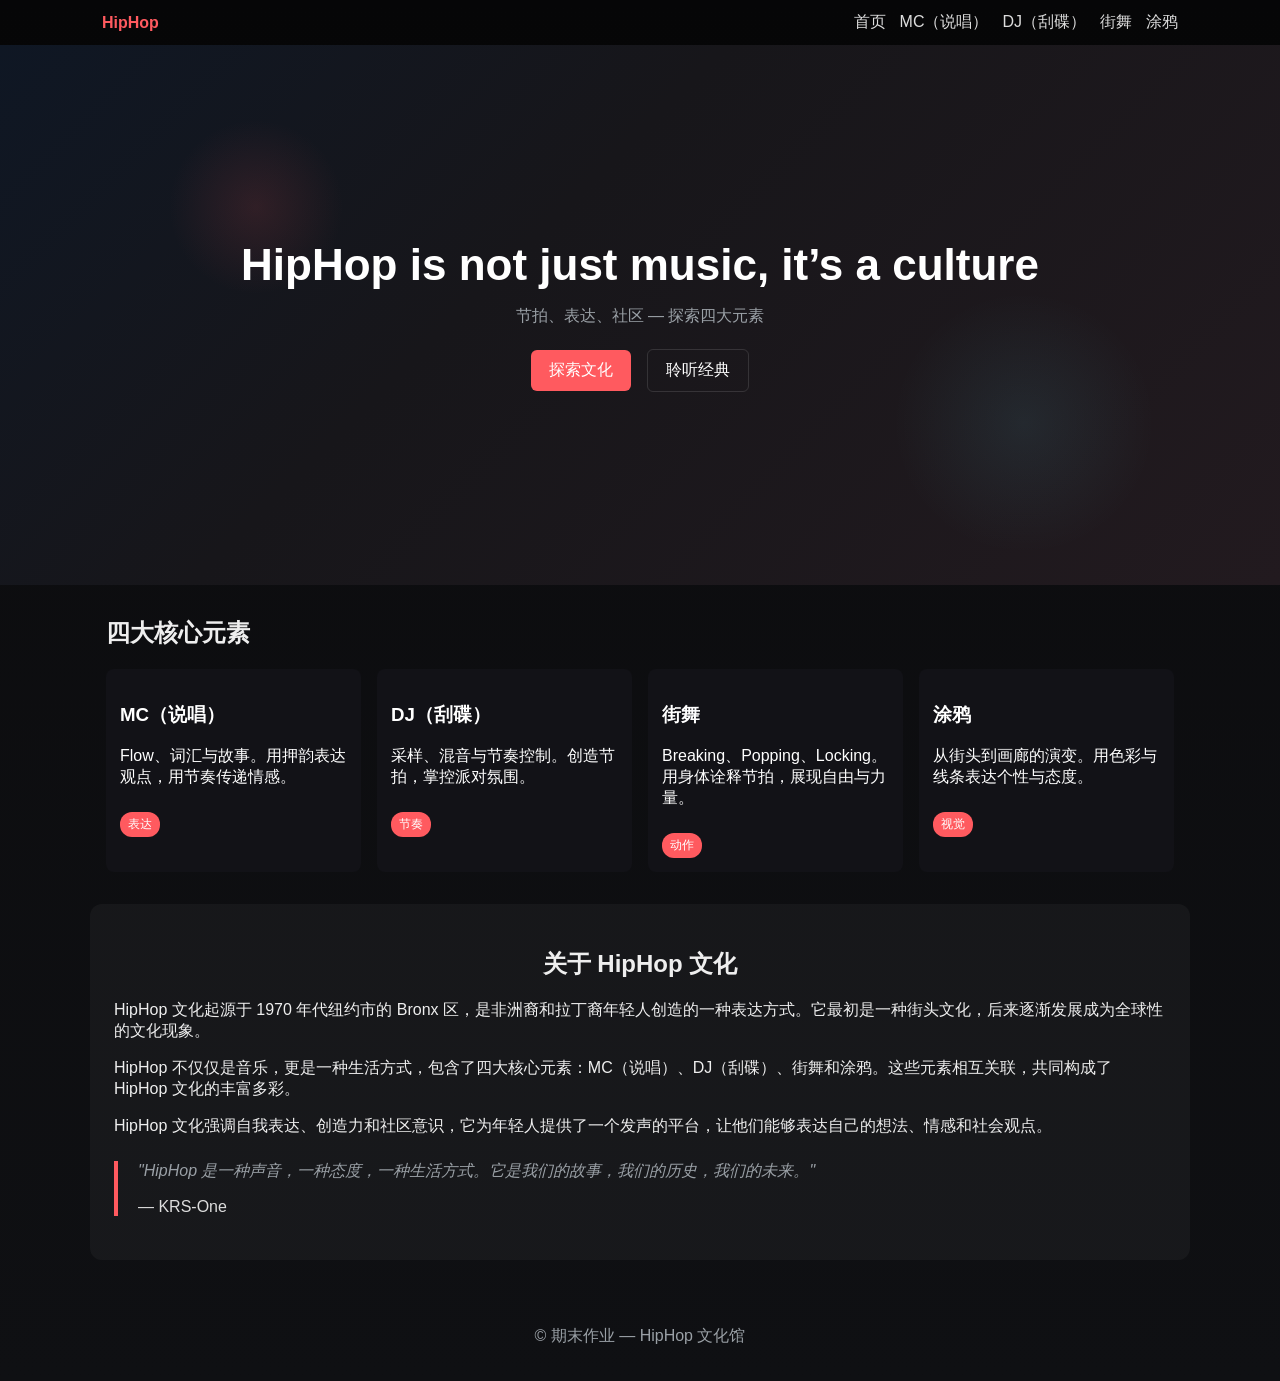
<file: index.html>
<!doctype html>
<html lang="zh-CN">
<head>
  <meta charset="utf-8">
  <meta name="viewport" content="width=device-width, initial-scale=1">
  <title>HipHop 文化馆</title>
  <link rel="stylesheet" href="css/style.css">
</head>
<body>
  <header class="site-header">
    <nav class="nav">
      <a class="logo" href="index.html">HipHop</a>
      <button id="nav-toggle" class="nav-toggle">☰</button>
      <ul class="nav-list" id="nav-list">
        <li><a href="index.html">首页</a></li>
        <li><a href="mc.html">MC（说唱）</a></li>
        <li><a href="dj.html">DJ（刮碟）</a></li>
        <li><a href="dance.html">街舞</a></li>
        <li><a href="graffiti.html">涂鸦</a></li>
      </ul>
    </nav>
  </header>

  <main>
    <section class="hero">
      <div class="hero-decor"></div>
      <div class="hero-overlay">
        <h1>HipHop is not just music, it’s a culture</h1>
        <p class="slogan">节拍、表达、社区 — 探索四大元素</p>
        <div class="hero-cta">
          <a class="btn" href="mc.html">探索文化</a>
          <a class="btn ghost" href="dj.html">聆听经典</a>
        </div>
      </div>
    </section>

    <section class="overview">
      <h2>四大核心元素</h2>
      <div class="grid">
        <a class="card" href="mc.html"><h3>MC（说唱）</h3><p>Flow、词汇与故事。用押韵表达观点，用节奏传递情感。</p><span class="tag">表达</span></a>
        <a class="card" href="dj.html"><h3>DJ（刮碟）</h3><p>采样、混音与节奏控制。创造节拍，掌控派对氛围。</p><span class="tag">节奏</span></a>
        <a class="card" href="dance.html"><h3>街舞</h3><p>Breaking、Popping、Locking。用身体诠释节拍，展现自由与力量。</p><span class="tag">动作</span></a>
        <a class="card" href="graffiti.html"><h3>涂鸦</h3><p>从街头到画廊的演变。用色彩与线条表达个性与态度。</p><span class="tag">视觉</span></a>
      </div>
    </section>

    <section class="about">
      <h2>关于 HipHop 文化</h2>
      <div class="about-content">
        <p>HipHop 文化起源于 1970 年代纽约市的 Bronx 区，是非洲裔和拉丁裔年轻人创造的一种表达方式。它最初是一种街头文化，后来逐渐发展成为全球性的文化现象。</p>
        <p>HipHop 不仅仅是音乐，更是一种生活方式，包含了四大核心元素：MC（说唱）、DJ（刮碟）、街舞和涂鸦。这些元素相互关联，共同构成了 HipHop 文化的丰富多彩。</p>
        <p>HipHop 文化强调自我表达、创造力和社区意识，它为年轻人提供了一个发声的平台，让他们能够表达自己的想法、情感和社会观点。</p>
      </div>
      <blockquote class="quote">
        <p>"HipHop 是一种声音，一种态度，一种生活方式。它是我们的故事，我们的历史，我们的未来。"</p>
        <cite>— KRS-One</cite>
      </blockquote>
    </section>
  </main>

  <footer class="site-foot">
    <p>© 期末作业 — HipHop 文化馆</p>
  </footer>

  <script src="js/main.js"></script>
</body>
</html>
</file>
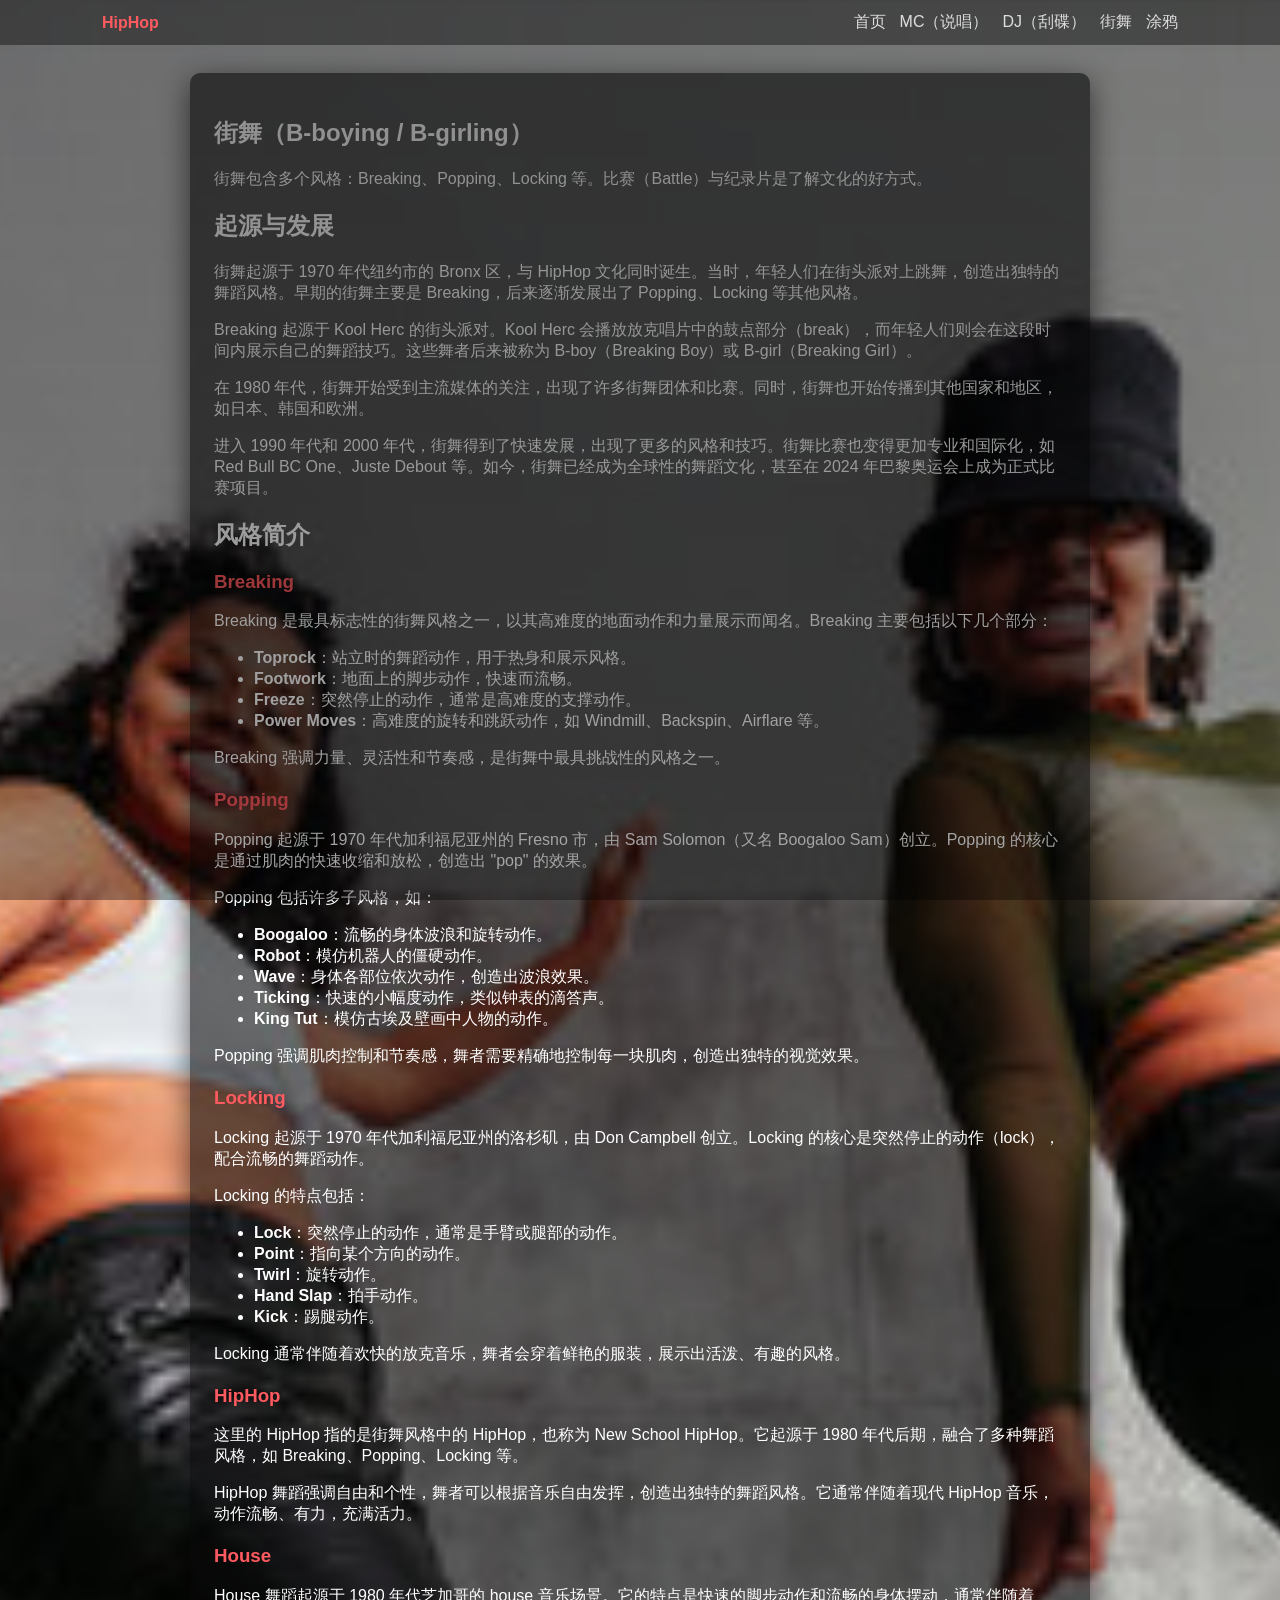
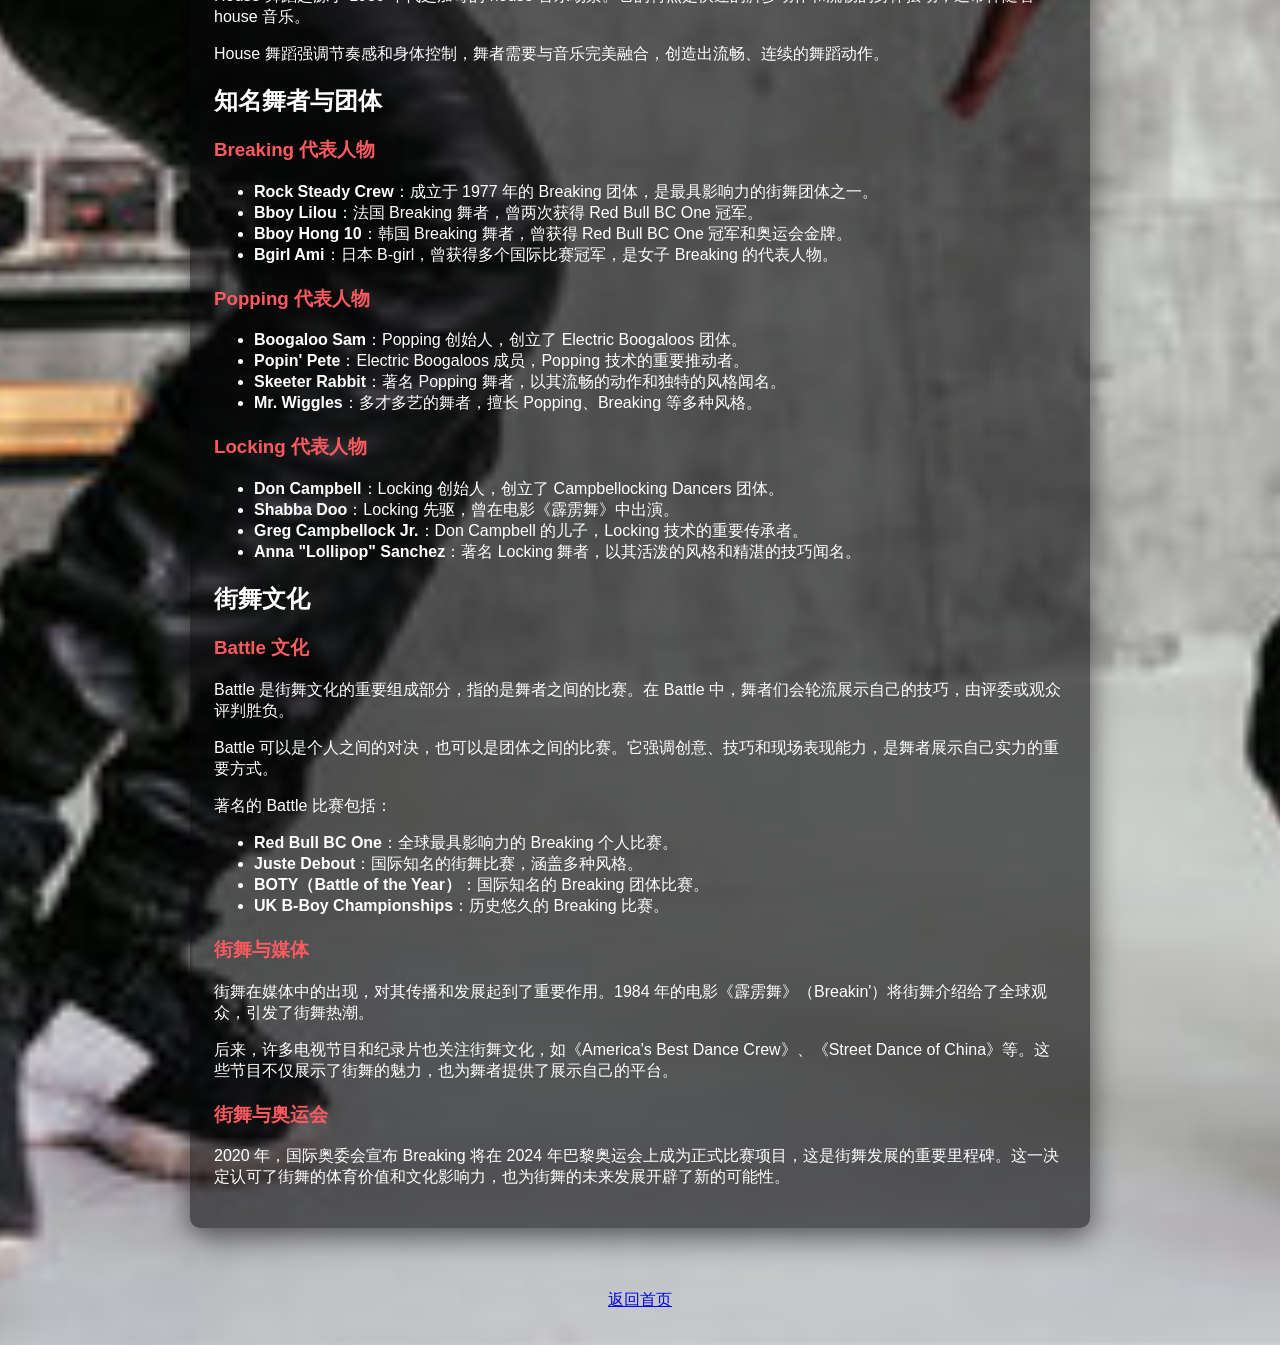
<file: dance.html>
<!doctype html>
<html lang="zh-CN">
<head>
  <meta charset="utf-8">
  <meta name="viewport" content="width=device-width, initial-scale=1">
  <title>街舞 - HipHop 文化馆</title>
  <link rel="stylesheet" href="css/style.css">
</head>
<body class="bg-dance">
  <header class="site-header">
    <nav class="nav">
      <a class="logo" href="index.html">HipHop</a>
      <ul class="nav-list">
        <li><a href="index.html">首页</a></li>
        <li><a href="mc.html">MC（说唱）</a></li>
        <li><a href="dj.html">DJ（刮碟）</a></li>
        <li><a href="dance.html">街舞</a></li>
        <li><a href="graffiti.html">涂鸦</a></li>
      </ul>
    </nav>
  </header>

  <main class="content">
    <article>
      <h1>街舞（B-boying / B-girling）</h1>
      <p>街舞包含多个风格：Breaking、Popping、Locking 等。比赛（Battle）与纪录片是了解文化的好方式。</p>

      <h2>起源与发展</h2>
      <p>街舞起源于 1970 年代纽约市的 Bronx 区，与 HipHop 文化同时诞生。当时，年轻人们在街头派对上跳舞，创造出独特的舞蹈风格。早期的街舞主要是 Breaking，后来逐渐发展出了 Popping、Locking 等其他风格。</p>
      <p>Breaking 起源于 Kool Herc 的街头派对。Kool Herc 会播放放克唱片中的鼓点部分（break），而年轻人们则会在这段时间内展示自己的舞蹈技巧。这些舞者后来被称为 B-boy（Breaking Boy）或 B-girl（Breaking Girl）。</p>
      <p>在 1980 年代，街舞开始受到主流媒体的关注，出现了许多街舞团体和比赛。同时，街舞也开始传播到其他国家和地区，如日本、韩国和欧洲。</p>
      <p>进入 1990 年代和 2000 年代，街舞得到了快速发展，出现了更多的风格和技巧。街舞比赛也变得更加专业和国际化，如 Red Bull BC One、Juste Debout 等。如今，街舞已经成为全球性的舞蹈文化，甚至在 2024 年巴黎奥运会上成为正式比赛项目。</p>

      <h2>风格简介</h2>
      <h3>Breaking</h3>
      <p>Breaking 是最具标志性的街舞风格之一，以其高难度的地面动作和力量展示而闻名。Breaking 主要包括以下几个部分：</p>
      <ul>
        <li><strong>Toprock</strong>：站立时的舞蹈动作，用于热身和展示风格。</li>
        <li><strong>Footwork</strong>：地面上的脚步动作，快速而流畅。</li>
        <li><strong>Freeze</strong>：突然停止的动作，通常是高难度的支撑动作。</li>
        <li><strong>Power Moves</strong>：高难度的旋转和跳跃动作，如 Windmill、Backspin、Airflare 等。</li>
      </ul>
      <p>Breaking 强调力量、灵活性和节奏感，是街舞中最具挑战性的风格之一。</p>

      <h3>Popping</h3>
      <p>Popping 起源于 1970 年代加利福尼亚州的 Fresno 市，由 Sam Solomon（又名 Boogaloo Sam）创立。Popping 的核心是通过肌肉的快速收缩和放松，创造出 "pop" 的效果。</p>
      <p>Popping 包括许多子风格，如：</p>
      <ul>
        <li><strong>Boogaloo</strong>：流畅的身体波浪和旋转动作。</li>
        <li><strong>Robot</strong>：模仿机器人的僵硬动作。</li>
        <li><strong>Wave</strong>：身体各部位依次动作，创造出波浪效果。</li>
        <li><strong>Ticking</strong>：快速的小幅度动作，类似钟表的滴答声。</li>
        <li><strong>King Tut</strong>：模仿古埃及壁画中人物的动作。</li>
      </ul>
      <p>Popping 强调肌肉控制和节奏感，舞者需要精确地控制每一块肌肉，创造出独特的视觉效果。</p>

      <h3>Locking</h3>
      <p>Locking 起源于 1970 年代加利福尼亚州的洛杉矶，由 Don Campbell 创立。Locking 的核心是突然停止的动作（lock），配合流畅的舞蹈动作。</p>
      <p>Locking 的特点包括：</p>
      <ul>
        <li><strong>Lock</strong>：突然停止的动作，通常是手臂或腿部的动作。</li>
        <li><strong>Point</strong>：指向某个方向的动作。</li>
        <li><strong>Twirl</strong>：旋转动作。</li>
        <li><strong>Hand Slap</strong>：拍手动作。</li>
        <li><strong>Kick</strong>：踢腿动作。</li>
      </ul>
      <p>Locking 通常伴随着欢快的放克音乐，舞者会穿着鲜艳的服装，展示出活泼、有趣的风格。</p>

      <h3>HipHop</h3>
      <p>这里的 HipHop 指的是街舞风格中的 HipHop，也称为 New School HipHop。它起源于 1980 年代后期，融合了多种舞蹈风格，如 Breaking、Popping、Locking 等。</p>
      <p>HipHop 舞蹈强调自由和个性，舞者可以根据音乐自由发挥，创造出独特的舞蹈风格。它通常伴随着现代 HipHop 音乐，动作流畅、有力，充满活力。</p>

      <h3>House</h3>
      <p>House 舞蹈起源于 1980 年代芝加哥的 house 音乐场景。它的特点是快速的脚步动作和流畅的身体摆动，通常伴随着 house 音乐。</p>
      <p>House 舞蹈强调节奏感和身体控制，舞者需要与音乐完美融合，创造出流畅、连续的舞蹈动作。</p>

      <h2>知名舞者与团体</h2>
      <h3>Breaking 代表人物</h3>
      <ul>
        <li><strong>Rock Steady Crew</strong>：成立于 1977 年的 Breaking 团体，是最具影响力的街舞团体之一。</li>
        <li><strong>Bboy Lilou</strong>：法国 Breaking 舞者，曾两次获得 Red Bull BC One 冠军。</li>
        <li><strong>Bboy Hong 10</strong>：韩国 Breaking 舞者，曾获得 Red Bull BC One 冠军和奥运会金牌。</li>
        <li><strong>Bgirl Ami</strong>：日本 B-girl，曾获得多个国际比赛冠军，是女子 Breaking 的代表人物。</li>
      </ul>

      <h3>Popping 代表人物</h3>
      <ul>
        <li><strong>Boogaloo Sam</strong>：Popping 创始人，创立了 Electric Boogaloos 团体。</li>
        <li><strong>Popin' Pete</strong>：Electric Boogaloos 成员，Popping 技术的重要推动者。</li>
        <li><strong>Skeeter Rabbit</strong>：著名 Popping 舞者，以其流畅的动作和独特的风格闻名。</li>
        <li><strong>Mr. Wiggles</strong>：多才多艺的舞者，擅长 Popping、Breaking 等多种风格。</li>
      </ul>

      <h3>Locking 代表人物</h3>
      <ul>
        <li><strong>Don Campbell</strong>：Locking 创始人，创立了 Campbellocking Dancers 团体。</li>
        <li><strong>Shabba Doo</strong>：Locking 先驱，曾在电影《霹雳舞》中出演。</li>
        <li><strong>Greg Campbellock Jr.</strong>：Don Campbell 的儿子，Locking 技术的重要传承者。</li>
        <li><strong>Anna "Lollipop" Sanchez</strong>：著名 Locking 舞者，以其活泼的风格和精湛的技巧闻名。</li>
      </ul>

      <h2>街舞文化</h2>
      <h3>Battle 文化</h3>
      <p>Battle 是街舞文化的重要组成部分，指的是舞者之间的比赛。在 Battle 中，舞者们会轮流展示自己的技巧，由评委或观众评判胜负。</p>
      <p>Battle 可以是个人之间的对决，也可以是团体之间的比赛。它强调创意、技巧和现场表现能力，是舞者展示自己实力的重要方式。</p>
      <p>著名的 Battle 比赛包括：</p>
      <ul>
        <li><strong>Red Bull BC One</strong>：全球最具影响力的 Breaking 个人比赛。</li>
        <li><strong>Juste Debout</strong>：国际知名的街舞比赛，涵盖多种风格。</li>
        <li><strong>BOTY（Battle of the Year）</strong>：国际知名的 Breaking 团体比赛。</li>
        <li><strong>UK B-Boy Championships</strong>：历史悠久的 Breaking 比赛。</li>
      </ul>

      <h3>街舞与媒体</h3>
      <p>街舞在媒体中的出现，对其传播和发展起到了重要作用。1984 年的电影《霹雳舞》（Breakin'）将街舞介绍给了全球观众，引发了街舞热潮。</p>
      <p>后来，许多电视节目和纪录片也关注街舞文化，如《America's Best Dance Crew》、《Street Dance of China》等。这些节目不仅展示了街舞的魅力，也为舞者提供了展示自己的平台。</p>

      <h3>街舞与奥运会</h3>
      <p>2020 年，国际奥委会宣布 Breaking 将在 2024 年巴黎奥运会上成为正式比赛项目，这是街舞发展的重要里程碑。这一决定认可了街舞的体育价值和文化影响力，也为街舞的未来发展开辟了新的可能性。</p>
    </article>
  </main>

  <footer class="site-foot">
    <p><a href="index.html">返回首页</a></p>
  </footer>
</body>
</html>
</file>
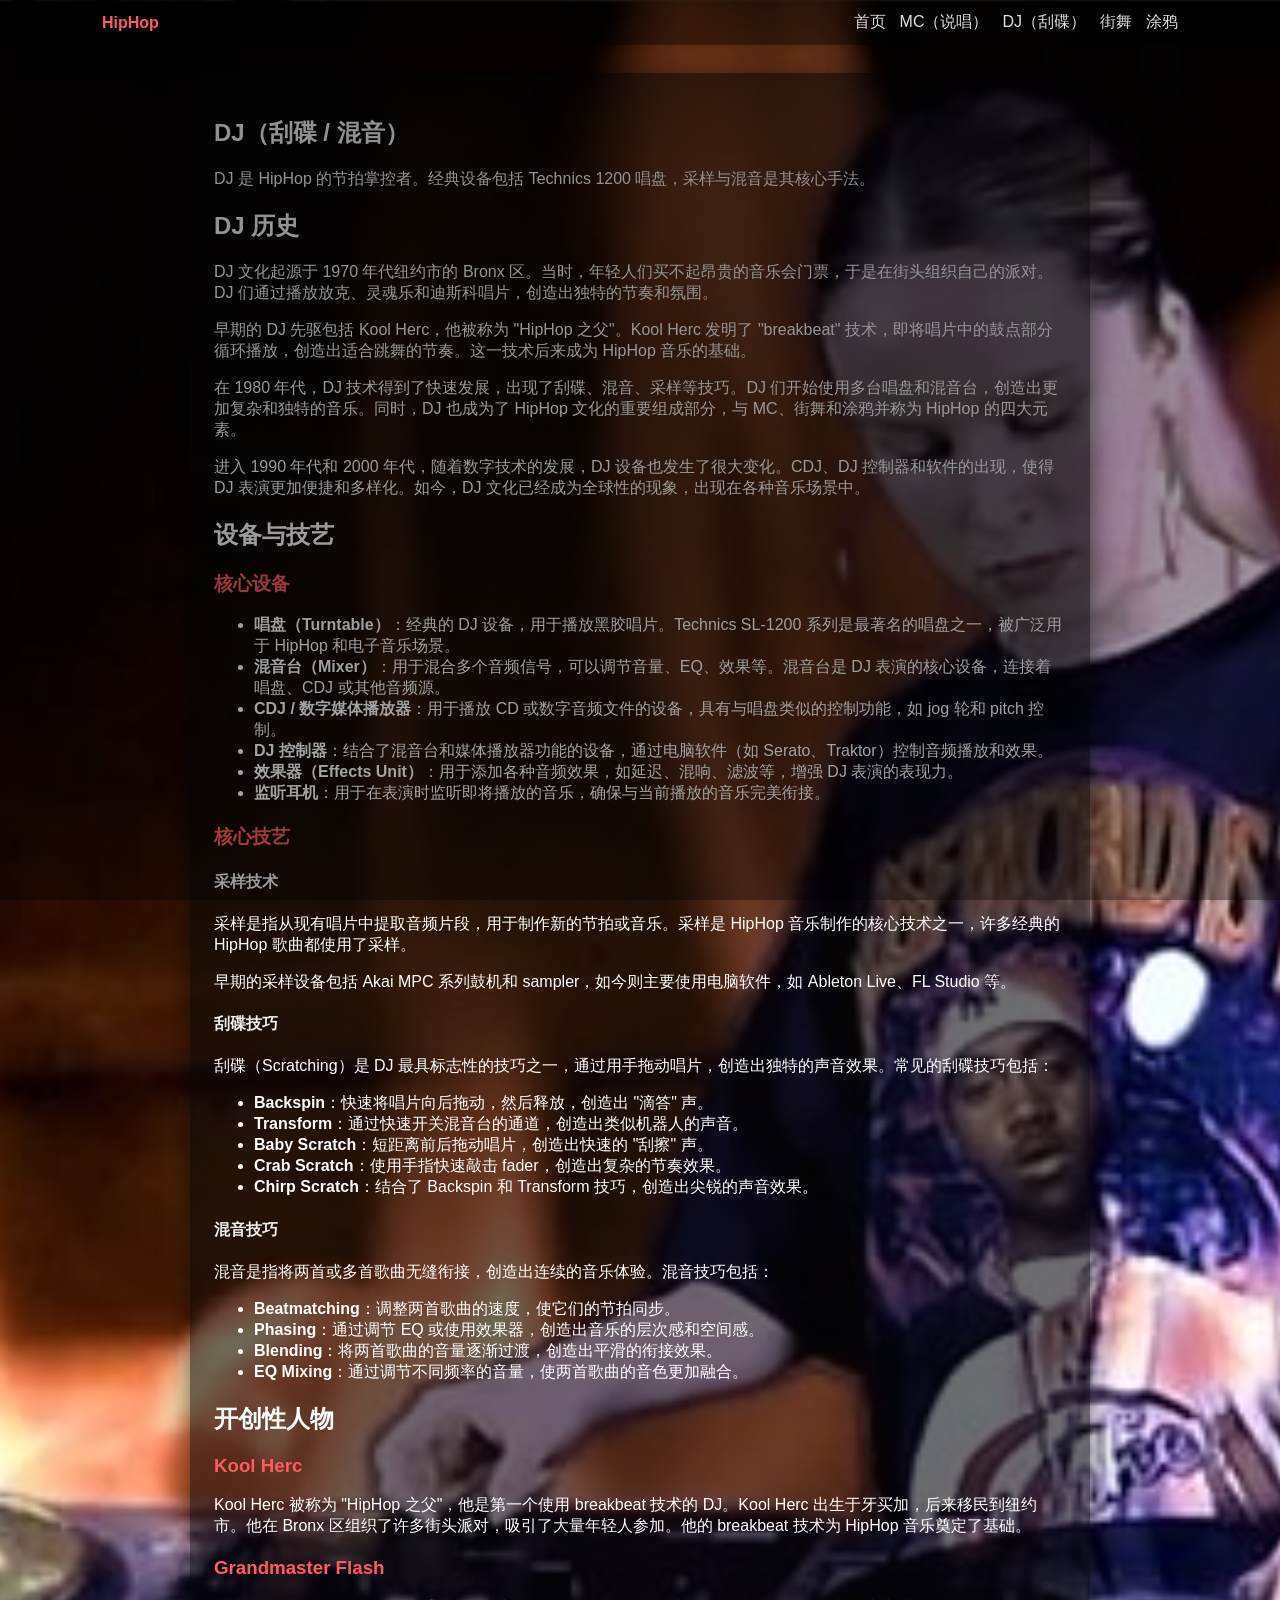
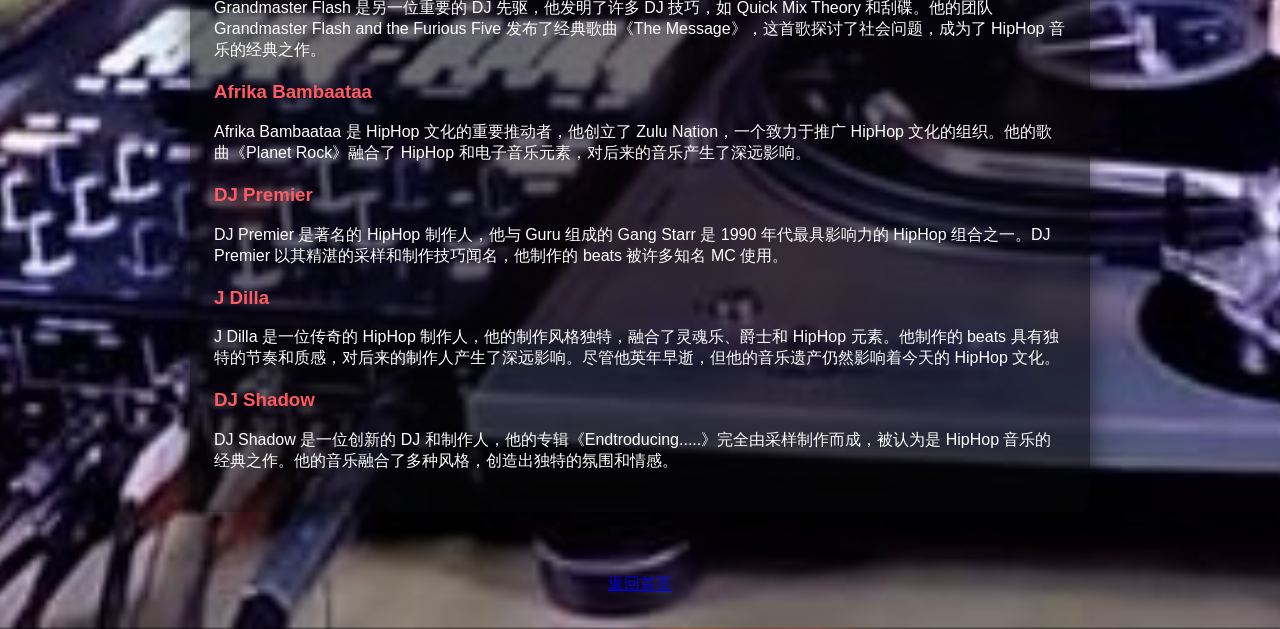
<file: dj.html>
<!doctype html>
<html lang="zh-CN">
<head>
  <meta charset="utf-8">
  <meta name="viewport" content="width=device-width, initial-scale=1">
  <title>DJ（刮碟） - HipHop 文化馆</title>
  <link rel="stylesheet" href="css/style.css">
</head>
<body class="bg-dj">
  <header class="site-header">
    <nav class="nav">
      <a class="logo" href="index.html">HipHop</a>
      <ul class="nav-list">
        <li><a href="index.html">首页</a></li>
        <li><a href="mc.html">MC（说唱）</a></li>
        <li><a href="dj.html">DJ（刮碟）</a></li>
        <li><a href="dance.html">街舞</a></li>
        <li><a href="graffiti.html">涂鸦</a></li>
      </ul>
    </nav>
  </header>

  <main class="content">
    <article>
      <h1>DJ（刮碟 / 混音）</h1>
      <p>DJ 是 HipHop 的节拍掌控者。经典设备包括 Technics 1200 唱盘，采样与混音是其核心手法。</p>

      <h2>DJ 历史</h2>
      <p>DJ 文化起源于 1970 年代纽约市的 Bronx 区。当时，年轻人们买不起昂贵的音乐会门票，于是在街头组织自己的派对。DJ 们通过播放放克、灵魂乐和迪斯科唱片，创造出独特的节奏和氛围。</p>
      <p>早期的 DJ 先驱包括 Kool Herc，他被称为 "HipHop 之父"。Kool Herc 发明了 "breakbeat" 技术，即将唱片中的鼓点部分循环播放，创造出适合跳舞的节奏。这一技术后来成为 HipHop 音乐的基础。</p>
      <p>在 1980 年代，DJ 技术得到了快速发展，出现了刮碟、混音、采样等技巧。DJ 们开始使用多台唱盘和混音台，创造出更加复杂和独特的音乐。同时，DJ 也成为了 HipHop 文化的重要组成部分，与 MC、街舞和涂鸦并称为 HipHop 的四大元素。</p>
      <p>进入 1990 年代和 2000 年代，随着数字技术的发展，DJ 设备也发生了很大变化。CDJ、DJ 控制器和软件的出现，使得 DJ 表演更加便捷和多样化。如今，DJ 文化已经成为全球性的现象，出现在各种音乐场景中。</p>

      <h2>设备与技艺</h2>
      <h3>核心设备</h3>
      <ul>
        <li><strong>唱盘（Turntable）</strong>：经典的 DJ 设备，用于播放黑胶唱片。Technics SL-1200 系列是最著名的唱盘之一，被广泛用于 HipHop 和电子音乐场景。</li>
        <li><strong>混音台（Mixer）</strong>：用于混合多个音频信号，可以调节音量、EQ、效果等。混音台是 DJ 表演的核心设备，连接着唱盘、CDJ 或其他音频源。</li>
        <li><strong>CDJ / 数字媒体播放器</strong>：用于播放 CD 或数字音频文件的设备，具有与唱盘类似的控制功能，如 jog 轮和 pitch 控制。</li>
        <li><strong>DJ 控制器</strong>：结合了混音台和媒体播放器功能的设备，通过电脑软件（如 Serato、Traktor）控制音频播放和效果。</li>
        <li><strong>效果器（Effects Unit）</strong>：用于添加各种音频效果，如延迟、混响、滤波等，增强 DJ 表演的表现力。</li>
        <li><strong>监听耳机</strong>：用于在表演时监听即将播放的音乐，确保与当前播放的音乐完美衔接。</li>
      </ul>

      <h3>核心技艺</h3>
      <h4>采样技术</h4>
      <p>采样是指从现有唱片中提取音频片段，用于制作新的节拍或音乐。采样是 HipHop 音乐制作的核心技术之一，许多经典的 HipHop 歌曲都使用了采样。</p>
      <p>早期的采样设备包括 Akai MPC 系列鼓机和 sampler，如今则主要使用电脑软件，如 Ableton Live、FL Studio 等。</p>

      <h4>刮碟技巧</h4>
      <p>刮碟（Scratching）是 DJ 最具标志性的技巧之一，通过用手拖动唱片，创造出独特的声音效果。常见的刮碟技巧包括：</p>
      <ul>
        <li><strong>Backspin</strong>：快速将唱片向后拖动，然后释放，创造出 "滴答" 声。</li>
        <li><strong>Transform</strong>：通过快速开关混音台的通道，创造出类似机器人的声音。</li>
        <li><strong>Baby Scratch</strong>：短距离前后拖动唱片，创造出快速的 "刮擦" 声。</li>
        <li><strong>Crab Scratch</strong>：使用手指快速敲击 fader，创造出复杂的节奏效果。</li>
        <li><strong>Chirp Scratch</strong>：结合了 Backspin 和 Transform 技巧，创造出尖锐的声音效果。</li>
      </ul>

      <h4>混音技巧</h4>
      <p>混音是指将两首或多首歌曲无缝衔接，创造出连续的音乐体验。混音技巧包括：</p>
      <ul>
        <li><strong>Beatmatching</strong>：调整两首歌曲的速度，使它们的节拍同步。</li>
        <li><strong>Phasing</strong>：通过调节 EQ 或使用效果器，创造出音乐的层次感和空间感。</li>
        <li><strong>Blending</strong>：将两首歌曲的音量逐渐过渡，创造出平滑的衔接效果。</li>
        <li><strong>EQ Mixing</strong>：通过调节不同频率的音量，使两首歌曲的音色更加融合。</li>
      </ul>

      <h2>开创性人物</h2>
      <h3>Kool Herc</h3>
      <p>Kool Herc 被称为 "HipHop 之父"，他是第一个使用 breakbeat 技术的 DJ。Kool Herc 出生于牙买加，后来移民到纽约市。他在 Bronx 区组织了许多街头派对，吸引了大量年轻人参加。他的 breakbeat 技术为 HipHop 音乐奠定了基础。</p>

      <h3>Grandmaster Flash</h3>
      <p>Grandmaster Flash 是另一位重要的 DJ 先驱，他发明了许多 DJ 技巧，如 Quick Mix Theory 和刮碟。他的团队 Grandmaster Flash and the Furious Five 发布了经典歌曲《The Message》，这首歌探讨了社会问题，成为了 HipHop 音乐的经典之作。</p>

      <h3>Afrika Bambaataa</h3>
      <p>Afrika Bambaataa 是 HipHop 文化的重要推动者，他创立了 Zulu Nation，一个致力于推广 HipHop 文化的组织。他的歌曲《Planet Rock》融合了 HipHop 和电子音乐元素，对后来的音乐产生了深远影响。</p>

      <h3>DJ Premier</h3>
      <p>DJ Premier 是著名的 HipHop 制作人，他与 Guru 组成的 Gang Starr 是 1990 年代最具影响力的 HipHop 组合之一。DJ Premier 以其精湛的采样和制作技巧闻名，他制作的 beats 被许多知名 MC 使用。</p>

      <h3>J Dilla</h3>
      <p>J Dilla 是一位传奇的 HipHop 制作人，他的制作风格独特，融合了灵魂乐、爵士和 HipHop 元素。他制作的 beats 具有独特的节奏和质感，对后来的制作人产生了深远影响。尽管他英年早逝，但他的音乐遗产仍然影响着今天的 HipHop 文化。</p>

      <h3>DJ Shadow</h3>
      <p>DJ Shadow 是一位创新的 DJ 和制作人，他的专辑《Endtroducing.....》完全由采样制作而成，被认为是 HipHop 音乐的经典之作。他的音乐融合了多种风格，创造出独特的氛围和情感。</p>
    </article>
  </main>

  <footer class="site-foot">
    <p><a href="index.html">返回首页</a></p>
  </footer>
</body>
</html>
</file>
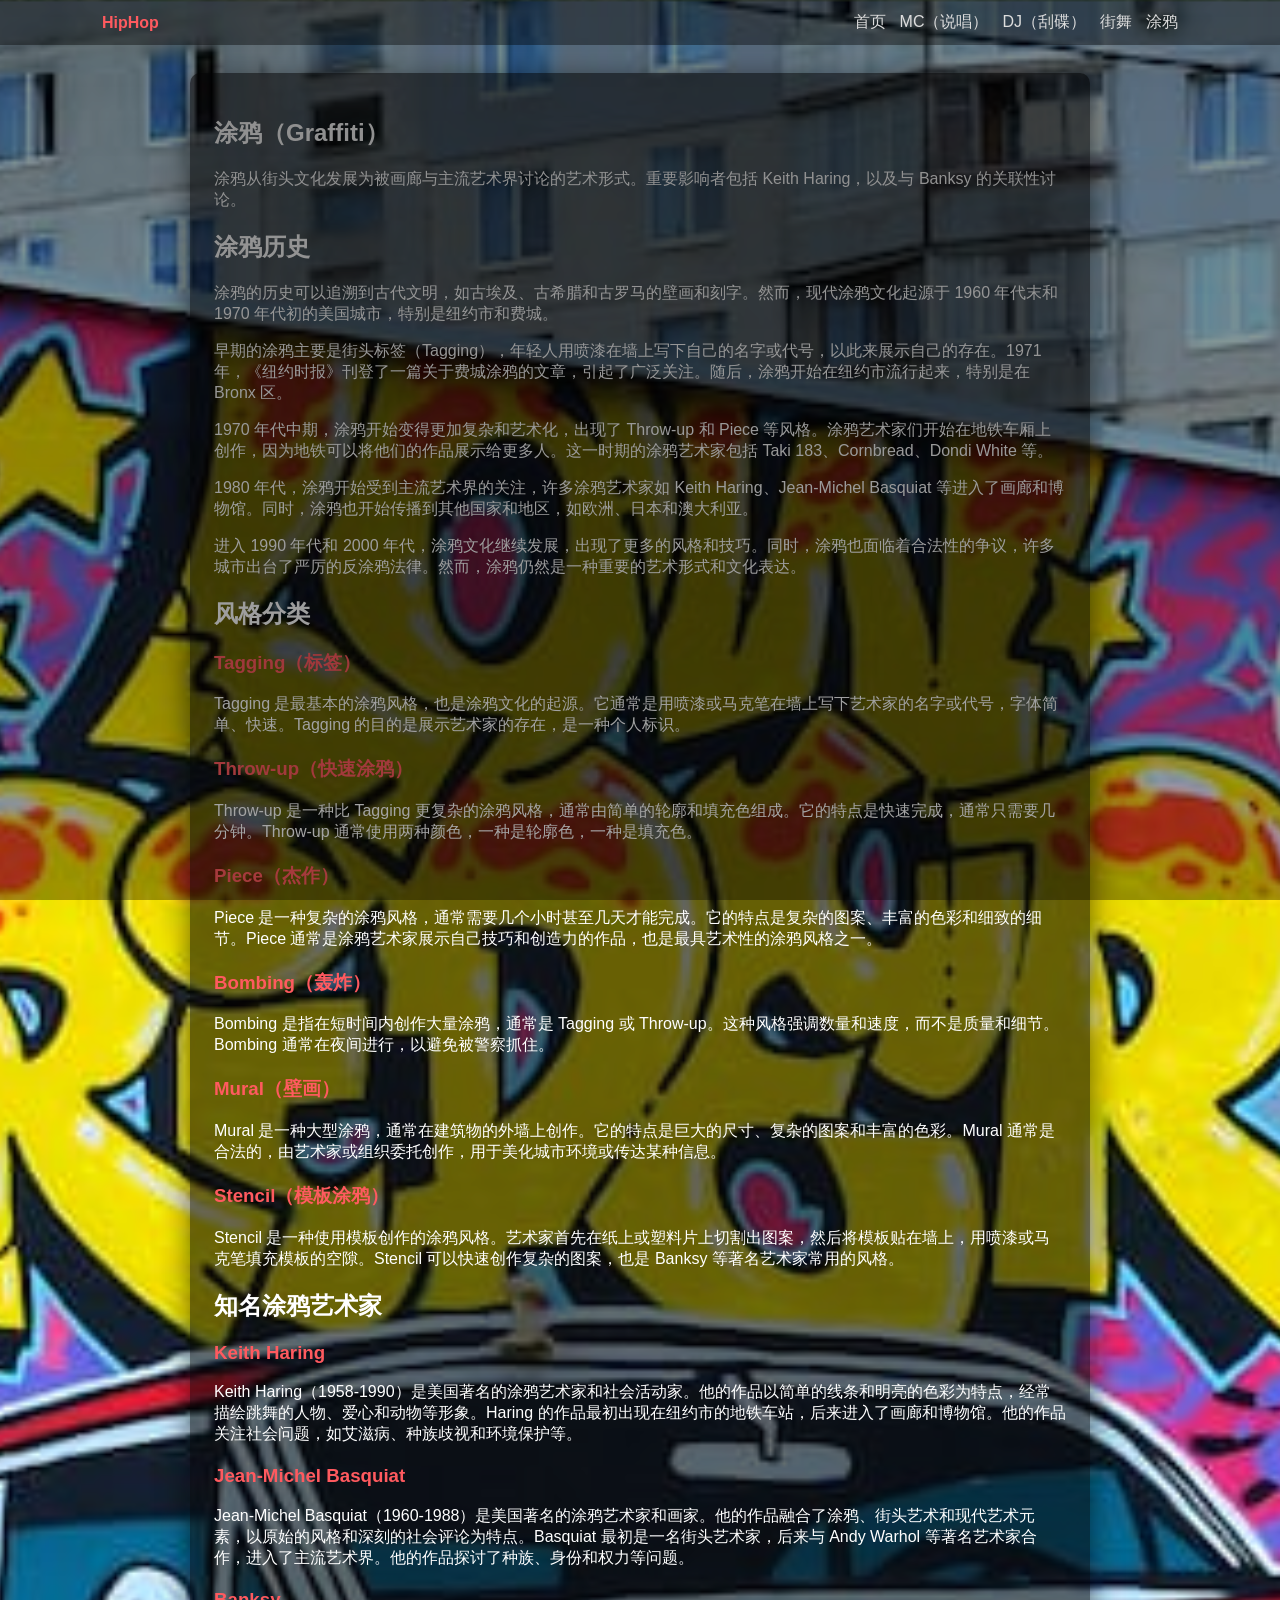
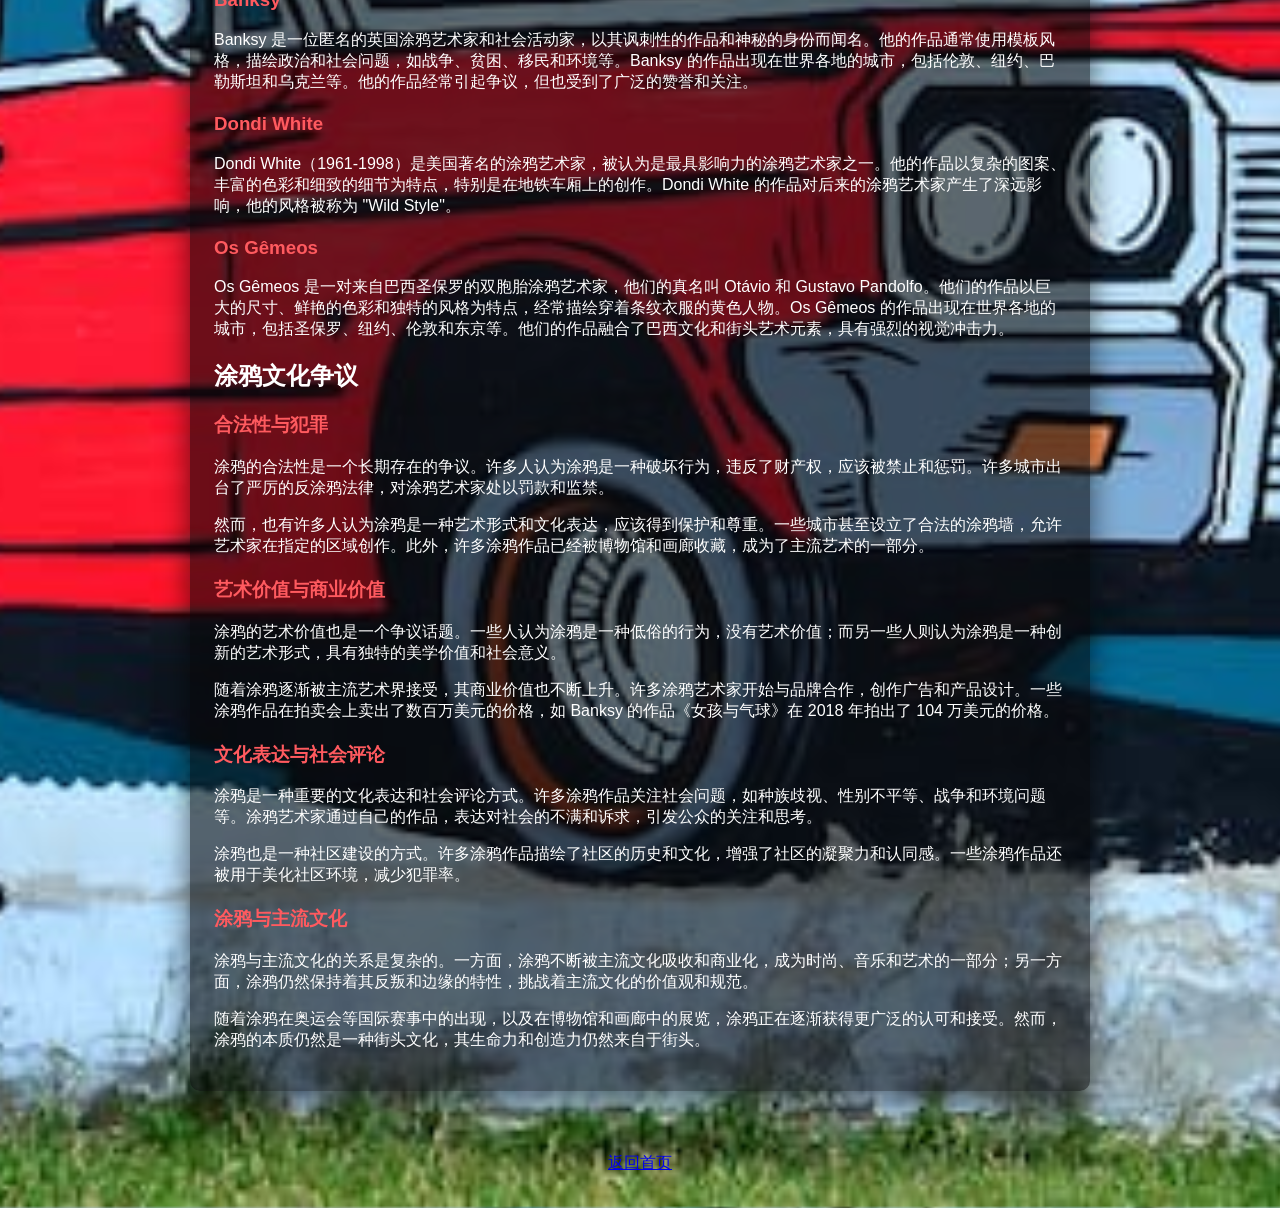
<file: graffiti.html>
<!doctype html>
<html lang="zh-CN">
<head>
  <meta charset="utf-8">
  <meta name="viewport" content="width=device-width, initial-scale=1">
  <title>涂鸦 - HipHop 文化馆</title>
  <link rel="stylesheet" href="css/style.css">
</head>
<body class="bg-graffiti">
  <header class="site-header">
    <nav class="nav">
      <a class="logo" href="index.html">HipHop</a>
      <ul class="nav-list">
        <li><a href="index.html">首页</a></li>
        <li><a href="mc.html">MC（说唱）</a></li>
        <li><a href="dj.html">DJ（刮碟）</a></li>
        <li><a href="dance.html">街舞</a></li>
        <li><a href="graffiti.html">涂鸦</a></li>
      </ul>
    </nav>
  </header>

  <main class="content">
    <article>
      <h1>涂鸦（Graffiti）</h1>
      <p>涂鸦从街头文化发展为被画廊与主流艺术界讨论的艺术形式。重要影响者包括 Keith Haring，以及与 Banksy 的关联性讨论。</p>

      <h2>涂鸦历史</h2>
      <p>涂鸦的历史可以追溯到古代文明，如古埃及、古希腊和古罗马的壁画和刻字。然而，现代涂鸦文化起源于 1960 年代末和 1970 年代初的美国城市，特别是纽约市和费城。</p>
      <p>早期的涂鸦主要是街头标签（Tagging），年轻人用喷漆在墙上写下自己的名字或代号，以此来展示自己的存在。1971 年，《纽约时报》刊登了一篇关于费城涂鸦的文章，引起了广泛关注。随后，涂鸦开始在纽约市流行起来，特别是在 Bronx 区。</p>
      <p>1970 年代中期，涂鸦开始变得更加复杂和艺术化，出现了 Throw-up 和 Piece 等风格。涂鸦艺术家们开始在地铁车厢上创作，因为地铁可以将他们的作品展示给更多人。这一时期的涂鸦艺术家包括 Taki 183、Cornbread、Dondi White 等。</p>
      <p>1980 年代，涂鸦开始受到主流艺术界的关注，许多涂鸦艺术家如 Keith Haring、Jean-Michel Basquiat 等进入了画廊和博物馆。同时，涂鸦也开始传播到其他国家和地区，如欧洲、日本和澳大利亚。</p>
      <p>进入 1990 年代和 2000 年代，涂鸦文化继续发展，出现了更多的风格和技巧。同时，涂鸦也面临着合法性的争议，许多城市出台了严厉的反涂鸦法律。然而，涂鸦仍然是一种重要的艺术形式和文化表达。</p>

      <h2>风格分类</h2>
      <h3>Tagging（标签）</h3>
      <p>Tagging 是最基本的涂鸦风格，也是涂鸦文化的起源。它通常是用喷漆或马克笔在墙上写下艺术家的名字或代号，字体简单、快速。Tagging 的目的是展示艺术家的存在，是一种个人标识。</p>

      <h3>Throw-up（快速涂鸦）</h3>
      <p>Throw-up 是一种比 Tagging 更复杂的涂鸦风格，通常由简单的轮廓和填充色组成。它的特点是快速完成，通常只需要几分钟。Throw-up 通常使用两种颜色，一种是轮廓色，一种是填充色。</p>

      <h3>Piece（杰作）</h3>
      <p>Piece 是一种复杂的涂鸦风格，通常需要几个小时甚至几天才能完成。它的特点是复杂的图案、丰富的色彩和细致的细节。Piece 通常是涂鸦艺术家展示自己技巧和创造力的作品，也是最具艺术性的涂鸦风格之一。</p>

      <h3>Bombing（轰炸）</h3>
      <p>Bombing 是指在短时间内创作大量涂鸦，通常是 Tagging 或 Throw-up。这种风格强调数量和速度，而不是质量和细节。Bombing 通常在夜间进行，以避免被警察抓住。</p>

      <h3>Mural（壁画）</h3>
      <p>Mural 是一种大型涂鸦，通常在建筑物的外墙上创作。它的特点是巨大的尺寸、复杂的图案和丰富的色彩。Mural 通常是合法的，由艺术家或组织委托创作，用于美化城市环境或传达某种信息。</p>

      <h3>Stencil（模板涂鸦）</h3>
      <p>Stencil 是一种使用模板创作的涂鸦风格。艺术家首先在纸上或塑料片上切割出图案，然后将模板贴在墙上，用喷漆或马克笔填充模板的空隙。Stencil 可以快速创作复杂的图案，也是 Banksy 等著名艺术家常用的风格。</p>

      <h2>知名涂鸦艺术家</h2>
      <h3>Keith Haring</h3>
      <p>Keith Haring（1958-1990）是美国著名的涂鸦艺术家和社会活动家。他的作品以简单的线条和明亮的色彩为特点，经常描绘跳舞的人物、爱心和动物等形象。Haring 的作品最初出现在纽约市的地铁车站，后来进入了画廊和博物馆。他的作品关注社会问题，如艾滋病、种族歧视和环境保护等。</p>

      <h3>Jean-Michel Basquiat</h3>
      <p>Jean-Michel Basquiat（1960-1988）是美国著名的涂鸦艺术家和画家。他的作品融合了涂鸦、街头艺术和现代艺术元素，以原始的风格和深刻的社会评论为特点。Basquiat 最初是一名街头艺术家，后来与 Andy Warhol 等著名艺术家合作，进入了主流艺术界。他的作品探讨了种族、身份和权力等问题。</p>

      <h3>Banksy</h3>
      <p>Banksy 是一位匿名的英国涂鸦艺术家和社会活动家，以其讽刺性的作品和神秘的身份而闻名。他的作品通常使用模板风格，描绘政治和社会问题，如战争、贫困、移民和环境等。Banksy 的作品出现在世界各地的城市，包括伦敦、纽约、巴勒斯坦和乌克兰等。他的作品经常引起争议，但也受到了广泛的赞誉和关注。</p>

      <h3>Dondi White</h3>
      <p>Dondi White（1961-1998）是美国著名的涂鸦艺术家，被认为是最具影响力的涂鸦艺术家之一。他的作品以复杂的图案、丰富的色彩和细致的细节为特点，特别是在地铁车厢上的创作。Dondi White 的作品对后来的涂鸦艺术家产生了深远影响，他的风格被称为 "Wild Style"。</p>

      <h3>Os Gêmeos</h3>
      <p>Os Gêmeos 是一对来自巴西圣保罗的双胞胎涂鸦艺术家，他们的真名叫 Otávio 和 Gustavo Pandolfo。他们的作品以巨大的尺寸、鲜艳的色彩和独特的风格为特点，经常描绘穿着条纹衣服的黄色人物。Os Gêmeos 的作品出现在世界各地的城市，包括圣保罗、纽约、伦敦和东京等。他们的作品融合了巴西文化和街头艺术元素，具有强烈的视觉冲击力。</p>

      <h2>涂鸦文化争议</h2>
      <h3>合法性与犯罪</h3>
      <p>涂鸦的合法性是一个长期存在的争议。许多人认为涂鸦是一种破坏行为，违反了财产权，应该被禁止和惩罚。许多城市出台了严厉的反涂鸦法律，对涂鸦艺术家处以罚款和监禁。</p>
      <p>然而，也有许多人认为涂鸦是一种艺术形式和文化表达，应该得到保护和尊重。一些城市甚至设立了合法的涂鸦墙，允许艺术家在指定的区域创作。此外，许多涂鸦作品已经被博物馆和画廊收藏，成为了主流艺术的一部分。</p>

      <h3>艺术价值与商业价值</h3>
      <p>涂鸦的艺术价值也是一个争议话题。一些人认为涂鸦是一种低俗的行为，没有艺术价值；而另一些人则认为涂鸦是一种创新的艺术形式，具有独特的美学价值和社会意义。</p>
      <p>随着涂鸦逐渐被主流艺术界接受，其商业价值也不断上升。许多涂鸦艺术家开始与品牌合作，创作广告和产品设计。一些涂鸦作品在拍卖会上卖出了数百万美元的价格，如 Banksy 的作品《女孩与气球》在 2018 年拍出了 104 万美元的价格。</p>

      <h3>文化表达与社会评论</h3>
      <p>涂鸦是一种重要的文化表达和社会评论方式。许多涂鸦作品关注社会问题，如种族歧视、性别不平等、战争和环境问题等。涂鸦艺术家通过自己的作品，表达对社会的不满和诉求，引发公众的关注和思考。</p>
      <p>涂鸦也是一种社区建设的方式。许多涂鸦作品描绘了社区的历史和文化，增强了社区的凝聚力和认同感。一些涂鸦作品还被用于美化社区环境，减少犯罪率。</p>

      <h3>涂鸦与主流文化</h3>
      <p>涂鸦与主流文化的关系是复杂的。一方面，涂鸦不断被主流文化吸收和商业化，成为时尚、音乐和艺术的一部分；另一方面，涂鸦仍然保持着其反叛和边缘的特性，挑战着主流文化的价值观和规范。</p>
      <p>随着涂鸦在奥运会等国际赛事中的出现，以及在博物馆和画廊中的展览，涂鸦正在逐渐获得更广泛的认可和接受。然而，涂鸦的本质仍然是一种街头文化，其生命力和创造力仍然来自于街头。</p>
    </article>
  </main>

  <footer class="site-foot">
    <p><a href="index.html">返回首页</a></p>
  </footer>
</body>
</html>
</file>
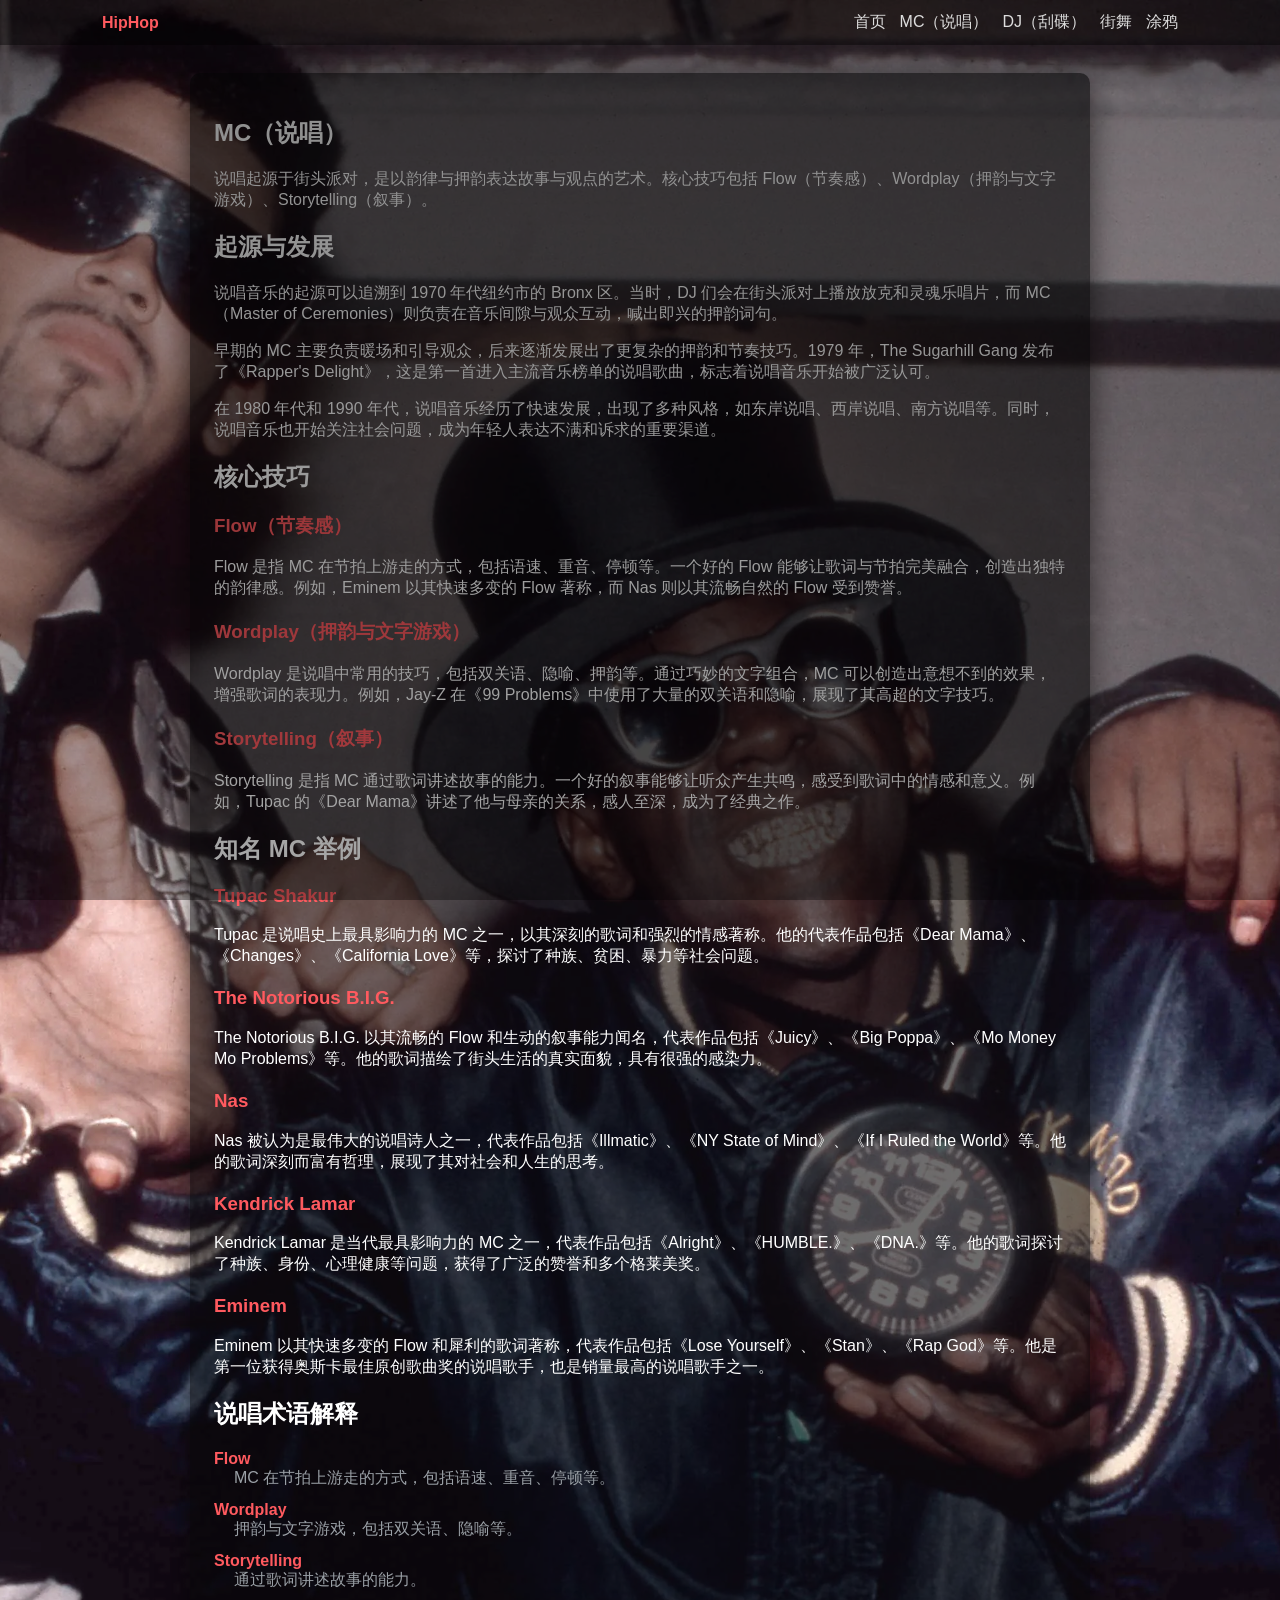
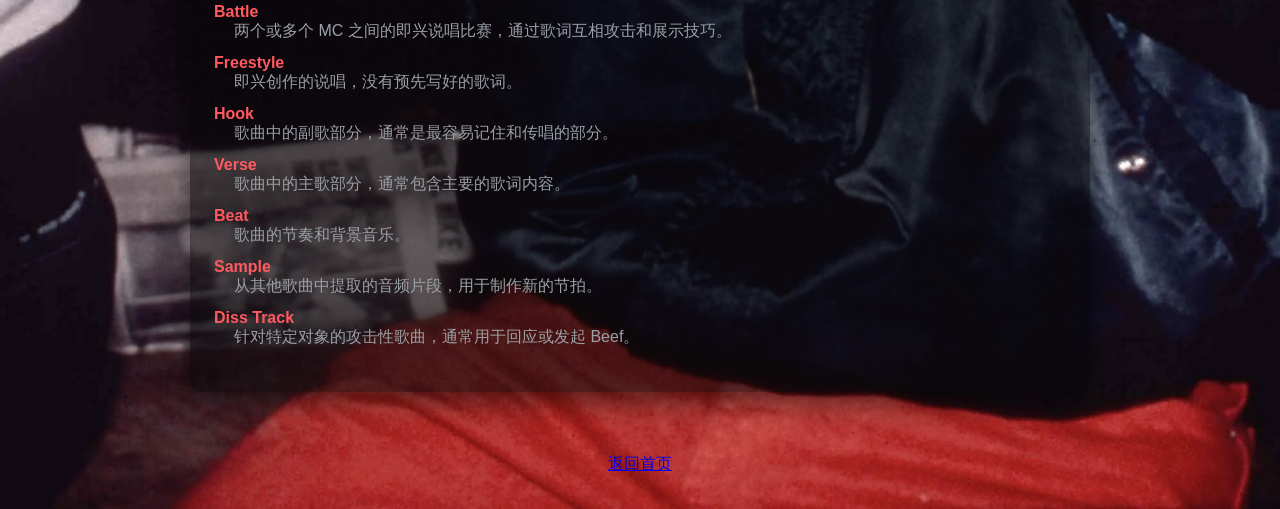
<file: mc.html>
<!doctype html>
<html lang="zh-CN">
<head>
  <meta charset="utf-8">
  <meta name="viewport" content="width=device-width, initial-scale=1">
  <title>MC（说唱） - HipHop 文化馆</title>
  <link rel="stylesheet" href="css/style.css">
</head>
<body class="bg-mc">
  <header class="site-header">
    <nav class="nav">
      <a class="logo" href="index.html">HipHop</a>
      <ul class="nav-list">
        <li><a href="index.html">首页</a></li>
        <li><a href="mc.html">MC（说唱）</a></li>
        <li><a href="dj.html">DJ（刮碟）</a></li>
        <li><a href="dance.html">街舞</a></li>
        <li><a href="graffiti.html">涂鸦</a></li>
      </ul>
    </nav>
  </header>

  <main class="content">
    <article>
      <h1>MC（说唱）</h1>
      <p>说唱起源于街头派对，是以韵律与押韵表达故事与观点的艺术。核心技巧包括 Flow（节奏感）、Wordplay（押韵与文字游戏）、Storytelling（叙事）。</p>

      <h2>起源与发展</h2>
      <p>说唱音乐的起源可以追溯到 1970 年代纽约市的 Bronx 区。当时，DJ 们会在街头派对上播放放克和灵魂乐唱片，而 MC（Master of Ceremonies）则负责在音乐间隙与观众互动，喊出即兴的押韵词句。</p>
      <p>早期的 MC 主要负责暖场和引导观众，后来逐渐发展出了更复杂的押韵和节奏技巧。1979 年，The Sugarhill Gang 发布了《Rapper's Delight》，这是第一首进入主流音乐榜单的说唱歌曲，标志着说唱音乐开始被广泛认可。</p>
      <p>在 1980 年代和 1990 年代，说唱音乐经历了快速发展，出现了多种风格，如东岸说唱、西岸说唱、南方说唱等。同时，说唱音乐也开始关注社会问题，成为年轻人表达不满和诉求的重要渠道。</p>

      <h2>核心技巧</h2>
      <h3>Flow（节奏感）</h3>
      <p>Flow 是指 MC 在节拍上游走的方式，包括语速、重音、停顿等。一个好的 Flow 能够让歌词与节拍完美融合，创造出独特的韵律感。例如，Eminem 以其快速多变的 Flow 著称，而 Nas 则以其流畅自然的 Flow 受到赞誉。</p>

      <h3>Wordplay（押韵与文字游戏）</h3>
      <p>Wordplay 是说唱中常用的技巧，包括双关语、隐喻、押韵等。通过巧妙的文字组合，MC 可以创造出意想不到的效果，增强歌词的表现力。例如，Jay-Z 在《99 Problems》中使用了大量的双关语和隐喻，展现了其高超的文字技巧。</p>

      <h3>Storytelling（叙事）</h3>
      <p>Storytelling 是指 MC 通过歌词讲述故事的能力。一个好的叙事能够让听众产生共鸣，感受到歌词中的情感和意义。例如，Tupac 的《Dear Mama》讲述了他与母亲的关系，感人至深，成为了经典之作。</p>

      <h2>知名 MC 举例</h2>
      <h3>Tupac Shakur</h3>
      <p>Tupac 是说唱史上最具影响力的 MC 之一，以其深刻的歌词和强烈的情感著称。他的代表作品包括《Dear Mama》、《Changes》、《California Love》等，探讨了种族、贫困、暴力等社会问题。</p>

      <h3>The Notorious B.I.G.</h3>
      <p>The Notorious B.I.G. 以其流畅的 Flow 和生动的叙事能力闻名，代表作品包括《Juicy》、《Big Poppa》、《Mo Money Mo Problems》等。他的歌词描绘了街头生活的真实面貌，具有很强的感染力。</p>

      <h3>Nas</h3>
      <p>Nas 被认为是最伟大的说唱诗人之一，代表作品包括《Illmatic》、《NY State of Mind》、《If I Ruled the World》等。他的歌词深刻而富有哲理，展现了其对社会和人生的思考。</p>

      <h3>Kendrick Lamar</h3>
      <p>Kendrick Lamar 是当代最具影响力的 MC 之一，代表作品包括《Alright》、《HUMBLE.》、《DNA.》等。他的歌词探讨了种族、身份、心理健康等问题，获得了广泛的赞誉和多个格莱美奖。</p>

      <h3>Eminem</h3>
      <p>Eminem 以其快速多变的 Flow 和犀利的歌词著称，代表作品包括《Lose Yourself》、《Stan》、《Rap God》等。他是第一位获得奥斯卡最佳原创歌曲奖的说唱歌手，也是销量最高的说唱歌手之一。</p>

      <h2>说唱术语解释</h2>
      <dl class="terminology">
        <dt>Flow</dt>
        <dd>MC 在节拍上游走的方式，包括语速、重音、停顿等。</dd>
        <dt>Wordplay</dt>
        <dd>押韵与文字游戏，包括双关语、隐喻等。</dd>
        <dt>Storytelling</dt>
        <dd>通过歌词讲述故事的能力。</dd>
        <dt>Battle</dt>
        <dd>两个或多个 MC 之间的即兴说唱比赛，通过歌词互相攻击和展示技巧。</dd>
        <dt>Freestyle</dt>
        <dd>即兴创作的说唱，没有预先写好的歌词。</dd>
        <dt>Hook</dt>
        <dd>歌曲中的副歌部分，通常是最容易记住和传唱的部分。</dd>
        <dt>Verse</dt>
        <dd>歌曲中的主歌部分，通常包含主要的歌词内容。</dd>
        <dt>Beat</dt>
        <dd>歌曲的节奏和背景音乐。</dd>
        <dt>Sample</dt>
        <dd>从其他歌曲中提取的音频片段，用于制作新的节拍。</dd>
        <dt>Diss Track</dt>
        <dd>针对特定对象的攻击性歌曲，通常用于回应或发起 Beef。</dd>
      </dl>
    </article>
  </main>

  <footer class="site-foot">
    <p><a href="index.html">返回首页</a></p>
  </footer>
</body>
</html>
</file>
<file: css/style.css>
:root{
  --bg:#0f0f12; --card:#121217; --accent:#ff5a5f; --muted:#9aa0a6; --glass:rgba(255,255,255,0.04);
}
*{box-sizing:border-box}
body{font-family: -apple-system, BlinkMacSystemFont, 'Segoe UI', Roboto, 'Helvetica Neue', Arial; margin:0; background:linear-gradient(180deg,#0b0b0d, #0f1013); color:#eee}
.site-header{background:rgba(0,0,0,0.4); position:sticky; top:0; z-index:50}
.nav{display:flex; align-items:center; justify-content:space-between; max-width:1100px; margin:0 auto; padding:12px}
.logo{font-weight:700; color:var(--accent); text-decoration:none}
.nav-list{list-style:none; display:flex; gap:14px; margin:0; padding:0}
.nav-list a{color:#ddd; text-decoration:none}
.nav-toggle{display:none; background:none; border:none; color:#fff; font-size:20px}

.hero{position:relative; height:60vh; min-height:360px; display:flex; align-items:center; justify-content:center; overflow:hidden; background:linear-gradient(135deg,#0f1724 0%, #17161a 40%, #221a1f 100%)}
.hero-decor{position:absolute; inset:0; background:radial-gradient(circle at 20% 30%, rgba(255,90,95,0.12), transparent 8%), radial-gradient(circle at 80% 70%, rgba(107,231,255,0.08), transparent 12%)}
.hero-overlay{position:relative; z-index:10; text-align:center; color:#fff; padding:20px}
.hero-overlay h1{font-size:clamp(20px,4vw,44px); margin:8px 0}
.slogan{color:var(--muted); margin-bottom:16px}
.btn{display:inline-block; padding:10px 18px; border-radius:6px; background:var(--accent); color:#fff; text-decoration:none; margin:6px}
.btn.ghost{background:transparent; border:1px solid rgba(255,255,255,0.12)}

.overview{max-width:1100px; margin:32px auto; padding:0 16px}
.grid{display:grid; grid-template-columns:repeat(4,1fr); gap:16px}
.card{display:block; background:var(--card); padding:14px; border-radius:8px; color:#fff; text-decoration:none; transition:transform 0.2s, box-shadow 0.2s}
.card:hover{transform:translateY(-2px); box-shadow:0 4px 12px rgba(0,0,0,0.3)}
.card .tag{display:inline-block; background:var(--accent); color:#fff; font-size:12px; padding:4px 8px; border-radius:12px; margin-top:8px}

.about{max-width:1100px; margin:32px auto; padding:0 16px; background:var(--glass); border-radius:12px; padding:24px}
.about h2{text-align:center; margin-bottom:20px}
.about-content{margin-bottom:24px}
.quote{border-left:4px solid var(--accent); padding-left:20px; margin:20px 0; font-style:italic; color:var(--muted)}
.quote cite{display:block; margin-top:8px; font-style:normal; color:#ddd}

.content{max-width:900px; margin:28px auto; padding:24px; background:rgba(6,6,8,0.58); border-radius:10px; box-shadow:0 8px 30px rgba(0,0,0,0.6)}
.content h1, .content h2, .content p, .content li{color:#fff}
.content h3{color:var(--accent); margin-top:20px}
.content dl{margin:20px 0}
.content dt{font-weight:bold; color:var(--accent); margin-top:12px}
.content dd{margin-left:20px; margin-bottom:8px; color:var(--muted)}

/* Page-specific backgrounds (paths relative to this CSS file) */
body.bg-mc{background-image:url('../images/MC.webp'); background-size:cover; background-position:center;}
body.bg-dj{background-image:url('../images/DJ.jpg'); background-size:cover; background-position:center;}
body.bg-dance{background-image:url('../images/dance.jpg'); background-size:cover; background-position:center;}
body.bg-graffiti{background-image:url('../images/graffiti.jpg'); background-size:cover; background-position:center;}

/* add subtle dark overlay so text remains readable */
body.bg-mc::before, body.bg-dj::before, body.bg-dance::before, body.bg-graffiti::before{
  content:""; position:fixed; inset:0; background:linear-gradient(rgba(0,0,0,0.45), rgba(0,0,0,0.35)); pointer-events:none; z-index:0;
}
.site-foot{text-align:center; padding:18px 0; color:var(--muted)}

@media(max-width:900px){
  .grid{grid-template-columns:repeat(2,1fr)}
  .nav-toggle{display:inline-block}
  .nav-list{display:none; position:absolute; right:12px; top:52px; background:rgba(10,10,12,0.95); padding:8px; border-radius:6px; flex-direction:column}
  .nav-list.show{display:flex}
}
@media(max-width:480px){
  .grid{grid-template-columns:1fr}
  .hero{height:50vh}
}
</file>
